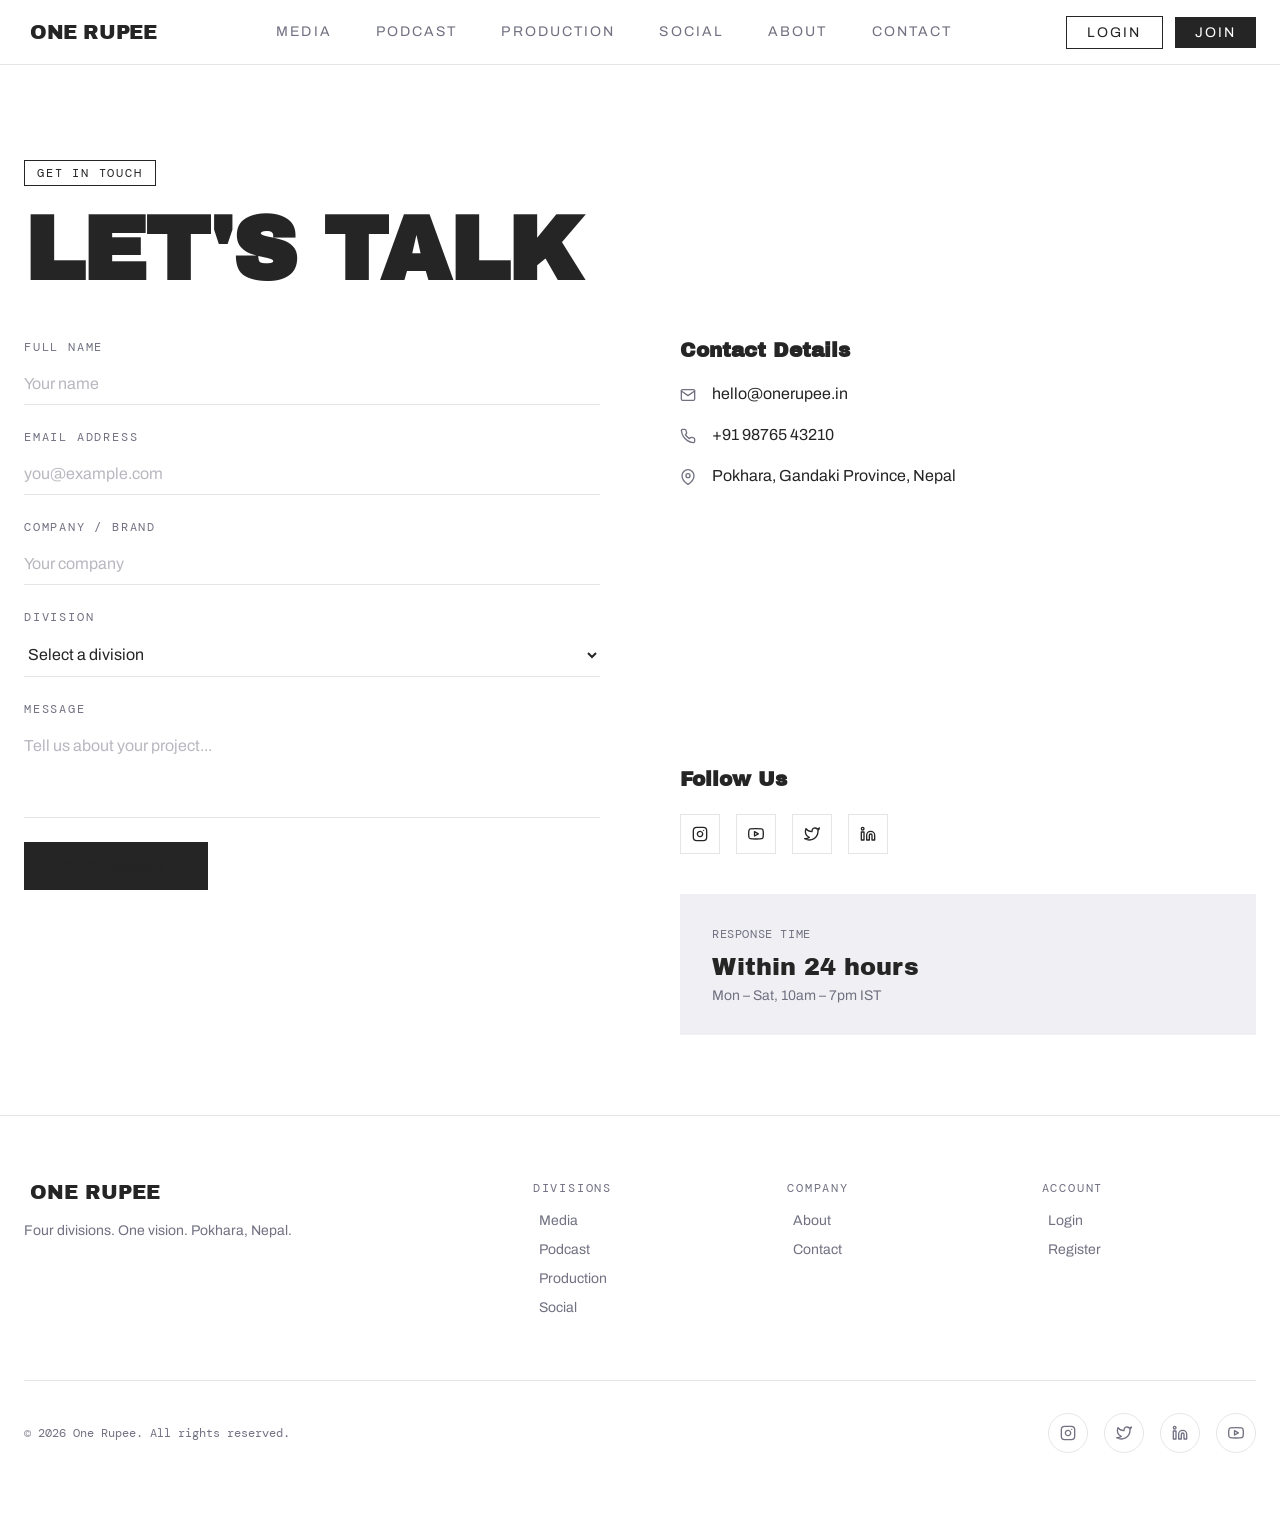
<file: contact.html>
<!DOCTYPE html>
<html lang="en">
  <head>
    <meta charset="UTF-8" />
    <meta name="viewport" content="width=device-width, initial-scale=1.0" />
    <title>One Rupee — Contact Us — Get In Touch</title>
    <meta name="description" content="Reach out to One Rupee Media for all enquiries." />
    <link rel="stylesheet" href="../css/global.css" />
    <link rel="stylesheet" href="../css/pages.css" />
  </head>
  <body>
    <div id="root"></div>

    <script>
      if (!window.location.hash) { window.location.hash = '#contact'; }
    </script>
    <script>
      fetch('../components/navbar.html')
        .then((res) => res.text())
        .then((html) => {
          document.body.insertAdjacentHTML('afterbegin', html);
        });

      fetch('../components/footer.html')
        .then((res) => res.text())
        .then((html) => {
          document.body.insertAdjacentHTML('beforeend', html);
        });
    </script>
    <script src="../js/global.js"></script>
    <script src="../js/home.js"></script>
    <script src="../js/media.js"></script>
    <script src="../js/podcast.js"></script>
    <script src="../js/production.js"></script>
    <script src="../js/social.js"></script>
    <script src="../js/about.js"></script>
    <script src="../js/contact.js"></script>
    <script src="../js/login.js"></script>
    <script src="../js/register.js"></script>
    <script src="../js/app.js"></script>
  </body>
</html>
</file>
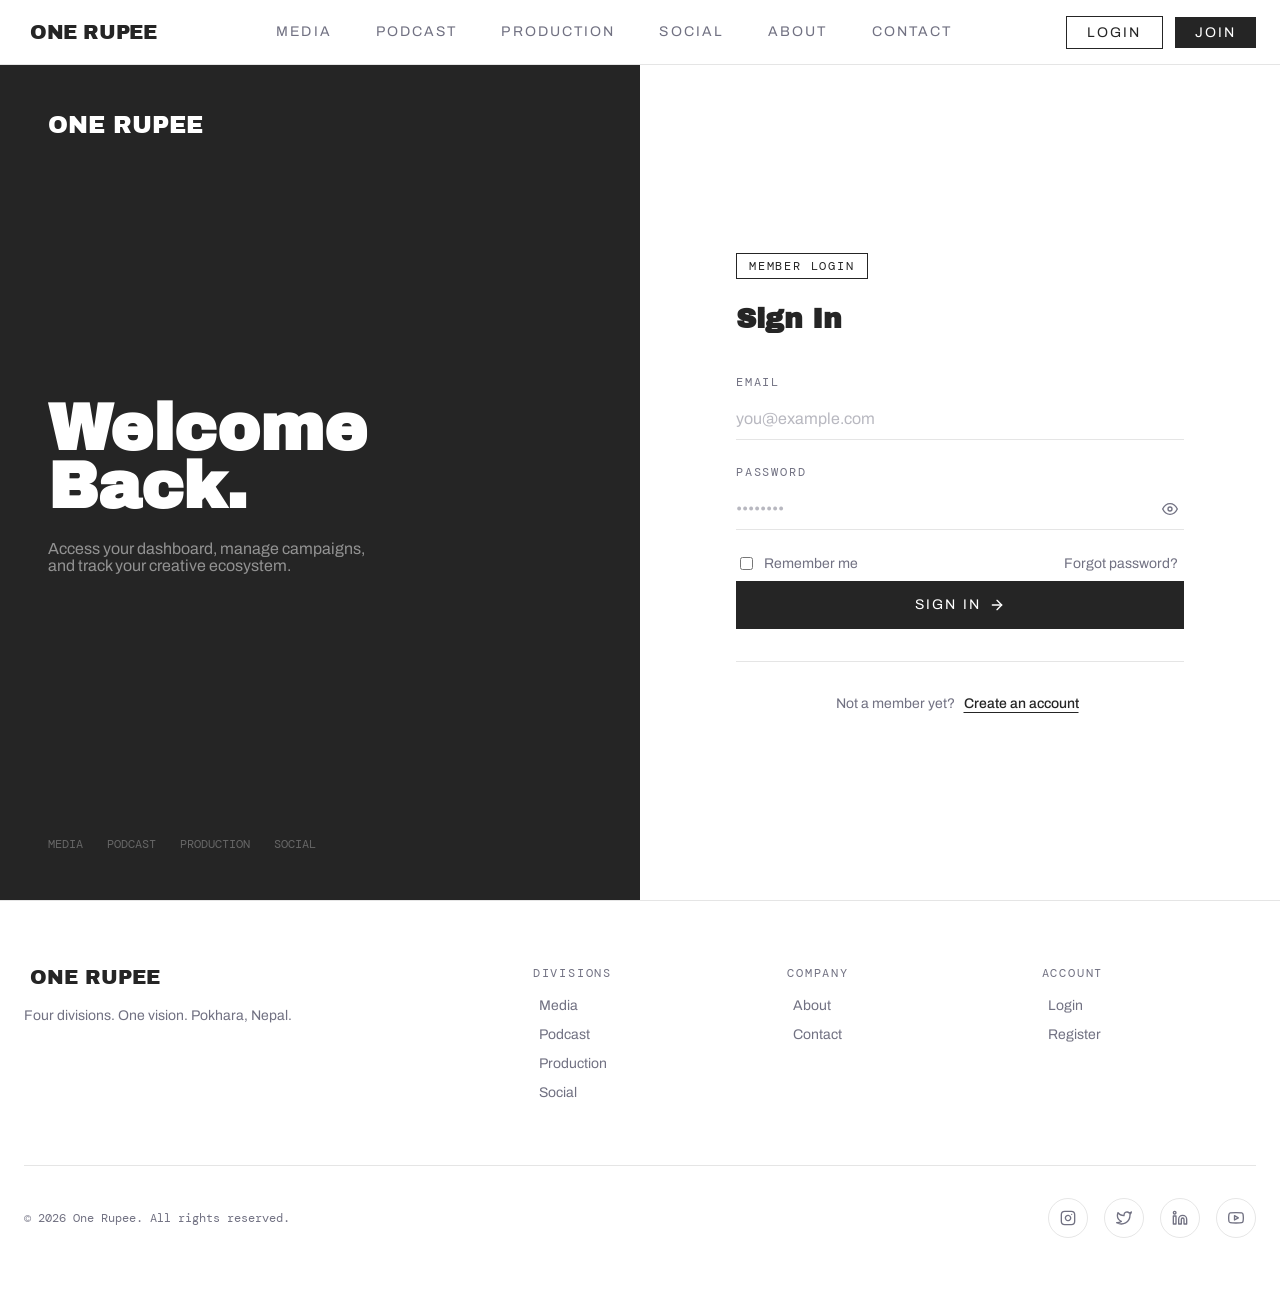
<file: login.html>
<!DOCTYPE html>
<html lang="en">
  <head>
    <meta charset="UTF-8" />
    <meta name="viewport" content="width=device-width, initial-scale=1.0" />
    <title>One Rupee — Login — Member Access</title>
    <meta name="description" content="Sign in to your One Rupee member dashboard." />
    <link rel="stylesheet" href="../css/global.css" />
    <link rel="stylesheet" href="../css/pages.css" />
  </head>
  <body>
    <div id="root"></div>

    <script>
      if (!window.location.hash) { window.location.hash = '#login'; }
    </script>
    <script>
      fetch('../components/navbar.html')
        .then((res) => res.text())
        .then((html) => {
          document.body.insertAdjacentHTML('afterbegin', html);
        });

      fetch('../components/footer.html')
        .then((res) => res.text())
        .then((html) => {
          document.body.insertAdjacentHTML('beforeend', html);
        });
    </script>
    <script src="../js/global.js"></script>
    <script src="../js/home.js"></script>
    <script src="../js/media.js"></script>
    <script src="../js/podcast.js"></script>
    <script src="../js/production.js"></script>
    <script src="../js/social.js"></script>
    <script src="../js/about.js"></script>
    <script src="../js/contact.js"></script>
    <script src="../js/login.js"></script>
    <script src="../js/register.js"></script>
    <script src="../js/app.js"></script>
  </body>
</html>
</file>
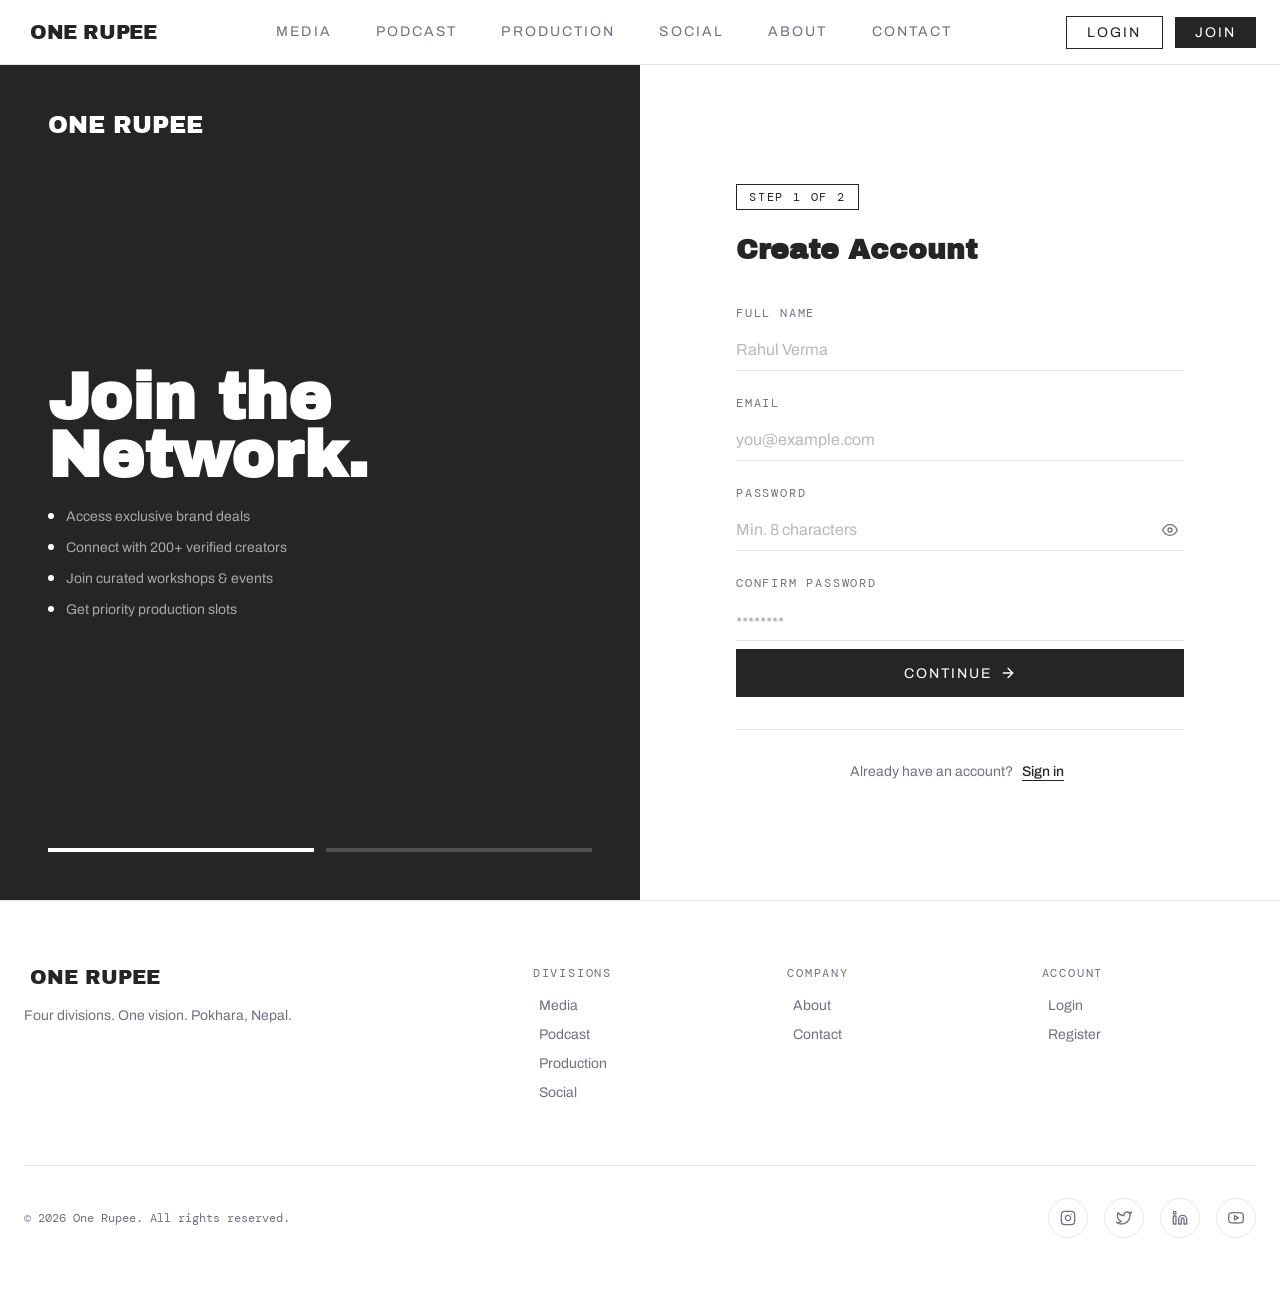
<file: register.html>
<!DOCTYPE html>
<html lang="en">
  <head>
    <meta charset="UTF-8" />
    <meta name="viewport" content="width=device-width, initial-scale=1.0" />
    <title>One Rupee — Join — Create Your Account</title>
    <meta name="description" content="Create your One Rupee account and access exclusive brand deals and the creator network." />
    <link rel="stylesheet" href="../css/global.css" />
    <link rel="stylesheet" href="../css/pages.css" />
  </head>
  <body>
    <div id="root"></div>

    <script>
      if (!window.location.hash) { window.location.hash = '#register'; }
    </script>
    <script>
      fetch('../components/navbar.html')
        .then((res) => res.text())
        .then((html) => {
          document.body.insertAdjacentHTML('afterbegin', html);
        });

      fetch('../components/footer.html')
        .then((res) => res.text())
        .then((html) => {
          document.body.insertAdjacentHTML('beforeend', html);
        });
    </script>
    <script src="../js/global.js"></script>
    <script src="../js/home.js"></script>
    <script src="../js/media.js"></script>
    <script src="../js/podcast.js"></script>
    <script src="../js/production.js"></script>
    <script src="../js/social.js"></script>
    <script src="../js/about.js"></script>
    <script src="../js/contact.js"></script>
    <script src="../js/login.js"></script>
    <script src="../js/register.js"></script>
    <script src="../js/app.js"></script>
  </body>
</html>
</file>
<file: css/global.css>
/* ========================================================================
   ONE RUPEE MEDIA — global.css
   Shared design tokens, reset, typography, layout, nav, footer, forms.
   ======================================================================== */

@import url('https://fonts.googleapis.com/css2?family=Archivo:wght@400;500;700&family=Archivo+Black&family=DM+Mono:wght@400;500&display=swap');

/* ---------- Design tokens ---------- */
:root {
  --background: #ffffff;
  --foreground: #252525;
  --card: #ffffff;
  --muted: #ececf0;
  --muted-foreground: #717182;
  --secondary: #f0f0f4;
  --accent: #e9ebef;
  --border: rgba(0, 0, 0, 0.1);
  --radius: 10px;
}

/* ---------- Reset ---------- */
* { box-sizing: border-box; }

html, body {
  margin: 0;
  height: 100%;
  scrollbar-width: none;
}
body::-webkit-scrollbar { display: none; }

body {
  background-color: var(--background);
  color: var(--foreground);
  font-family: 'Archivo', sans-serif;
  -webkit-font-smoothing: antialiased;
}

a, button, input, textarea, select { font-family: inherit; }

button {
  cursor: pointer;
  background: none;
  border: none;
  color: inherit;
}

h1, h2, h3 { margin: 0; }
p { margin: 0; }

/* ---------- Utility font classes ---------- */
.font-black { font-family: 'Archivo Black', sans-serif; }
.font-mono  { font-family: 'DM Mono', monospace; }

/* ---------- Colour utilities ---------- */
.text-muted    { color: var(--muted-foreground); }
.text-white-60 { color: rgba(255,255,255,0.6); }
.bg-dark       { background: var(--foreground); color: #fff; }
.bg-secondary  { background: var(--secondary); }

/* ---------- Layout helpers ---------- */
.container {
  max-width: 80rem;
  margin: 0 auto;
  padding: 0 24px;
}

.hidden { display: none !important; }

.grid { display: grid; }
.grid-cols-1 { grid-template-columns: 1fr; }

.gap-px-bordered {
  display: grid;
  gap: 1px;
  background: var(--border);
}
.gap-px-bordered > * { background: var(--background); }

/* ---------- Responsive grid helpers ---------- */
@media (min-width: 640px) {
  .sm-grid-2 { grid-template-columns: 1fr 1fr !important; }
}
@media (min-width: 768px) {
  .md-flex                { display: flex !important; }
  .md-hidden              { display: none !important; }
  .md-grid-2              { grid-template-columns: 1fr 1fr !important; }
  .md-grid-3              { grid-template-columns: 1fr 1fr 1fr !important; }
  .md-grid-4              { grid-template-columns: repeat(4, 1fr) !important; }
  .md-grid-3-portfolio    { grid-template-columns: 1fr 1fr 1fr !important; }
  .md-flex-row            { flex-direction: row !important; }
  .auth-grid-cols         { grid-template-columns: 1fr 1fr !important; }
}

/* ---------- Sections ---------- */
section { position: relative; }
.pt-nav { padding-top: 64px; }

.section {
  max-width: 80rem;
  margin: 0 auto;
  padding: 80px 24px;
}
.section-flex-between {
  display: flex;
  align-items: baseline;
  justify-content: space-between;
  margin-bottom: 48px;
  flex-wrap: wrap;
  gap: 12px;
}
.section-title { font-family: 'Archivo Black', sans-serif; font-size: 36px; }

/* ---------- Typography scale ---------- */
.lead {
  font-size: 18px;
  color: var(--muted-foreground);
  max-width: 28rem;
  line-height: 1.7;
}
.big-title {
  font-family: 'Archivo Black', sans-serif;
  font-size: clamp(3rem, 8vw, 7rem);
  line-height: 0.9;
  letter-spacing: -0.02em;
}
.big-title-sm {
  font-family: 'Archivo Black', sans-serif;
  font-size: clamp(3rem, 7vw, 6rem);
  line-height: 0.9;
  letter-spacing: -0.02em;
}

/* ---------- Generic components ---------- */
.tag {
  font-family: 'DM Mono', monospace;
  font-size: 12px;
  letter-spacing: 0.15em;
  text-transform: uppercase;
  border: 1px solid var(--foreground);
  padding: 4px 12px;
  display: inline-block;
}

.divider { border-top: 1px solid var(--border); }

.btn-row { display: flex; flex-direction: column; gap: 16px; }
@media (min-width: 640px) { .btn-row { flex-direction: row; } }

.cta-arrow { transition: gap 0.2s; }

/* ---------- Navigation ---------- */
.nav {
  position: fixed;
  top: 0; left: 0; right: 0;
  z-index: 50;
  background: var(--background);
  border-bottom: 1px solid var(--border);
}
.nav-inner {
  max-width: 80rem;
  margin: 0 auto;
  padding: 0 24px;
  height: 64px;
  display: flex;
  align-items: center;
  justify-content: space-between;
}
.nav-logo {
  font-family: 'Archivo Black', sans-serif;
  font-size: 20px;
  letter-spacing: -0.02em;
  transition: opacity 0.2s;
}
.nav-logo:hover { opacity: 0.7; }

.nav-links {
  display: none;
  align-items: center;
  gap: 32px;
}
.nav-link {
  font-family: 'Archivo', sans-serif;
  font-size: 14px;
  letter-spacing: 0.15em;
  text-transform: uppercase;
  color: var(--muted-foreground);
  transition: color 0.2s;
  padding-bottom: 2px;
}
.nav-link:hover  { color: var(--foreground); }
.nav-link.active { color: var(--foreground); border-bottom: 1px solid var(--foreground); }

.nav-actions { display: none; align-items: center; gap: 12px; }

.btn-outline {
  font-size: 14px; letter-spacing: 0.15em; text-transform: uppercase;
  border: 1px solid var(--foreground);
  padding: 8px 20px;
  transition: all 0.2s;
}
.btn-outline:hover { background: var(--foreground); color: #fff; }

.btn-solid {
  font-size: 14px; letter-spacing: 0.15em; text-transform: uppercase;
  background: var(--foreground); color: #fff;
  padding: 8px 20px;
  transition: opacity 0.2s;
}
.btn-solid:hover { opacity: 0.8; }

.nav-burger { display: block; }

.nav-mobile {
  display: none;
  background: var(--background);
  border-bottom: 1px solid var(--border);
  padding: 0 24px 24px;
  flex-direction: column;
  gap: 16px;
}
.nav-mobile.open { display: flex; }
.nav-mobile a, .nav-mobile button.nav-link { text-align: left; color: var(--muted-foreground); }
.nav-mobile-actions { display: flex; gap: 12px; padding-top: 8px; }
.nav-mobile-actions button { flex: 1; padding: 10px; }

@media (min-width: 768px) {
  .nav-links, .nav-actions { display: flex; }
  .nav-burger  { display: none; }
  .nav-mobile  { display: none !important; }
}

/* ---------- Marquee ticker ---------- */
.ticker-wrap {
  margin-top: 80px;
  border-top: 1px solid var(--border);
  border-bottom: 1px solid var(--border);
  padding: 16px 0;
  overflow: hidden;
}
.ticker {
  display: flex;
  gap: 48px;
  white-space: nowrap;
  animation: marquee 20s linear infinite;
  width: max-content;
}
@keyframes marquee {
  from { transform: translateX(0); }
  to   { transform: translateX(-50%); }
}
.ticker span {
  font-family: 'Archivo Black', sans-serif;
  font-size: 14px;
  letter-spacing: 0.1em;
}

/* ---------- CTA strip ---------- */
.cta-strip { background: var(--foreground); color: #fff; padding: 80px 24px; }
.cta-strip-inner {
  max-width: 80rem;
  margin: 0 auto;
  display: flex;
  flex-direction: column;
  align-items: flex-start;
  justify-content: space-between;
  gap: 32px;
}
@media (min-width: 768px) { .cta-strip-inner { flex-direction: row; align-items: center; } }

/* ---------- Forms ---------- */
.field { display: flex; flex-direction: column; gap: 8px; }
.field label {
  font-family: 'DM Mono', monospace;
  font-size: 12px;
  letter-spacing: 0.15em;
  text-transform: uppercase;
  color: var(--muted-foreground);
}
.field input, .field select, .field textarea {
  border: none;
  border-bottom: 1px solid var(--border);
  background: transparent;
  padding: 12px 0;
  font-family: 'Archivo', sans-serif;
  font-size: 16px;
  color: var(--foreground);
  transition: border-color 0.2s;
  width: 100%;
}
.field input:focus, .field select:focus, .field textarea:focus {
  outline: none;
  border-color: var(--foreground);
}
.field input::placeholder, .field textarea::placeholder { color: rgba(113,113,130,0.5); }
.field textarea { resize: none; }

.password-wrap { position: relative; }
.password-wrap input { padding-right: 40px; }
.password-toggle {
  position: absolute;
  right: 0; top: 12px;
  color: var(--muted-foreground);
}
.password-toggle:hover { color: var(--foreground); }

.checkbox-row { display: flex; align-items: flex-start; gap: 12px; cursor: pointer; }
.checkbox-row input { accent-color: var(--foreground); margin-top: 4px; }
.checkbox-row span  { font-size: 14px; color: var(--muted-foreground); line-height: 1.6; }

.type-grid { display: grid; grid-template-columns: 1fr 1fr; gap: 12px; margin-top: 4px; }
.type-btn {
  border: 1px solid var(--border);
  padding: 12px 0;
  font-size: 14px;
  letter-spacing: 0.15em;
  text-transform: uppercase;
  transition: all 0.2s;
}
.type-btn:hover            { border-color: var(--foreground); }
.type-btn.selected         { border-color: var(--foreground); background: var(--foreground); color: #fff; }

/* ---------- Submit buttons ---------- */
.btn-submit {
  font-family: 'Archivo', sans-serif;
  font-size: 14px;
  letter-spacing: 0.15em;
  text-transform: uppercase;
  background: var(--foreground);
  color: #fff;
  padding: 16px 0;
  transition: opacity 0.2s;
  display: flex;
  align-items: center;
  justify-content: center;
  gap: 8px;
  margin-top: 8px;
  border: none;
  width: 100%;
}
.btn-submit:hover { opacity: 0.8; }

.btn-submit-inline {
  display: inline-flex;
  width: auto;
  padding: 16px 40px;
  align-self: flex-start;
}

/* ---------- Footer ---------- */
footer {
  border-top: 1px solid var(--border);
  padding: 64px 24px;
  max-width: 80rem;
  margin: 0 auto;
}
.footer-grid {
  display: grid;
  grid-template-columns: 1fr 1fr;
  gap: 40px;
  margin-bottom: 64px;
}
.footer-col-title {
  font-family: 'DM Mono', monospace;
  font-size: 12px;
  color: var(--muted-foreground);
  letter-spacing: 0.15em;
  text-transform: uppercase;
  margin-bottom: 16px;
}
.footer-links { display: flex; flex-direction: column; gap: 12px; }
.footer-links button {
  font-size: 14px;
  color: var(--muted-foreground);
  text-align: left;
  transition: color 0.2s;
}
.footer-links button:hover { color: var(--foreground); }
.footer-bottom {
  padding-top: 32px;
  display: flex;
  flex-direction: column;
  align-items: center;
  justify-content: space-between;
  gap: 16px;
}
.footer-social { display: flex; gap: 16px; }
.footer-social button,
.footer-social a {
  display: inline-flex;
  align-items: center;
  justify-content: center;
  width: 40px;
  height: 40px;
  padding: 0;
  border: 1px solid var(--border);
  border-radius: 999px;
  background: transparent;
  color: var(--muted-foreground);
  text-decoration: none;
}
.footer-social button svg,
.footer-social a svg {
  width: 16px;
  height: 16px;
}
.footer-social button:hover,
.footer-social a:hover {
  color: var(--foreground);
  border-color: var(--foreground);
}

@media (min-width: 480px) {
  .footer-grid { grid-template-columns: repeat(5, 1fr); }
  .footer-col-span { grid-column: span 1; }
}
@media (min-width: 600px) {
  .footer-bottom { flex-direction: row; }
}
</file>
<file: css/pages.css>
/* ========================================================================
   ONE RUPEE MEDIA — pages.css
   Page-specific styles: Home, Media, Podcast, Production, Social,
   About, Contact, Auth (Login / Register)
   ======================================================================== */

/* ===== HOME ===== */
.hero-home {
  min-height: 100vh;
  display: flex;
  flex-direction: column;
  justify-content: flex-end;
  padding: 128px 24px 80px;
  max-width: 80rem;
  margin: 0 auto;
}
.hero-home-grid { display: grid; gap: 48px; align-items: end; }

.hero-title {
  font-family: 'Archivo Black', sans-serif;
  font-size: clamp(4rem, 12vw, 9rem);
  line-height: 0.9;
  margin: 24px 0 32px;
  letter-spacing: -0.02em;
}

.hero-stats {
  display: grid;
  grid-template-columns: 1fr 1fr;
  gap: 1px;
  background: var(--border);
}
.hero-stats > div   { background: var(--background); padding: 24px; }
.hero-stat-value    { font-family: 'Archivo Black', sans-serif; font-size: 28px; }
.hero-stat-label    { font-family: 'DM Mono', monospace; font-size: 12px; color: var(--muted-foreground); margin-top: 4px; letter-spacing: 0.05em; }

/* Hero image banner */
.hero-image-strip {
  width: 100%;
  height: 320px;
  object-fit: cover;
  display: block;
  margin-top: 0;
}

/* Division rows */
.division-row {
  width: 100%;
  border-bottom: 1px solid var(--border);
  padding: 32px 16px;
  display: grid;
  grid-template-columns: 3rem 1fr auto;
  gap: 24px;
  align-items: center;
  text-align: left;
  transition: background-color 0.2s;
}
.division-row:hover { background: var(--secondary); }
.division-services  { display: none; flex-wrap: wrap; gap: 8px; }
.division-services span {
  font-family: 'DM Mono', monospace;
  font-size: 12px;
  border: 1px solid var(--border);
  padding: 4px 8px;
  color: var(--muted-foreground);
}
.chevron { color: var(--muted-foreground); transition: transform 0.2s, color 0.2s; }
.division-row:hover .chevron { color: var(--foreground); transform: translateX(4px); }

/* Clients strip */
.clients-strip { background: var(--secondary); padding: 48px 24px; overflow: hidden; }
.clients-strip-inner { max-width: 80rem; margin: 0 auto; }
.clients-strip-label { font-family: 'DM Mono', monospace; font-size: 12px; color: var(--muted-foreground); letter-spacing: 0.15em; text-transform: uppercase; margin-bottom: 32px; }
.clients-logos { display: flex; gap: 48px; align-items: center; flex-wrap: wrap; }
.clients-logos span { font-family: 'Archivo Black', sans-serif; font-size: 16px; color: var(--muted-foreground); letter-spacing: -0.02em; }

@media (min-width: 768px) {
  .hero-home-grid { grid-template-columns: 1fr 1fr; }
  .division-row   { grid-template-columns: 3rem 1fr 1fr auto; }
  .division-services { display: flex; }
}

/* ===== MEDIA PAGE ===== */
.media-hero-image {
  width: 100%;
  height: 400px;
  object-fit: cover;
  display: block;
}
.media-service-grid {
  display: grid;
  gap: 0;
}
.media-service-item {
  border-bottom: 1px solid var(--border);
  padding: 32px 0;
  display: grid;
  grid-template-columns: 48px 1fr;
  gap: 24px;
  align-items: start;
}
.media-service-icon { font-size: 18px; margin-top: 4px; }

.case-study-grid {
  display: grid;
  gap: 1px;
  background: var(--border);
  margin-top: 48px;
}
.case-study-card {
  background: var(--background);
  padding: 32px;
  display: flex;
  flex-direction: column;
  justify-content: space-between;
  gap: 32px;
  min-height: 200px;
}
.case-study-image {
  width: 100%;
  height: 160px;
  object-fit: cover;
  margin-bottom: 16px;
}

@media (min-width: 768px) {
  .case-study-grid { grid-template-columns: 1fr 1fr 1fr; }
}

/* ===== PODCAST PAGE ===== */
.player {
  background: var(--foreground);
  color: #fff;
  padding: 32px;
  display: flex;
  flex-direction: column;
  gap: 16px;
}
.player-live           { display: flex; align-items: center; gap: 12px; margin-bottom: 16px; }
.player-dot            { width: 12px; height: 12px; border-radius: 50%; background: #fff; animation: pulse 1.5s ease-in-out infinite; }
@keyframes pulse       { 0%, 100% { opacity: 1; } 50% { opacity: 0.4; } }
.player-bar            { width: 100%; background: rgba(255,255,255,0.2); height: 1px; margin-top: 16px; position: relative; }
.player-bar-fill       { position: absolute; top: 0; left: 0; height: 1px; background: #fff; width: 66%; }
.player-bar-dot        { position: absolute; top: 50%; left: 66%; width: 12px; height: 12px; background: #fff; border-radius: 50%; transform: translate(-50%, -50%); }
.player-times          { display: flex; justify-content: space-between; font-family: 'DM Mono', monospace; font-size: 12px; color: rgba(255,255,255,0.4); }
.player-controls       { display: flex; justify-content: center; align-items: center; gap: 24px; margin-top: 8px; }
.player-controls button { color: rgba(255,255,255,0.6); font-family: 'DM Mono', monospace; font-size: 12px; }
.player-play           { background: #fff; color: var(--foreground); width: 40px; height: 40px; border-radius: 50%; display: flex; align-items: center; justify-content: center; }

.episode-row {
  border-bottom: 1px solid var(--border);
  padding: 24px 16px;
  margin: 0 -16px;
  display: flex;
  align-items: center;
  justify-content: space-between;
  gap: 24px;
  flex-wrap: wrap;
  transition: background-color 0.2s;
  cursor: pointer;
}
.episode-row:hover   { background: var(--secondary); }
.episode-left        { display: flex; align-items: center; gap: 24px; }
.episode-ep          { font-family: 'DM Mono', monospace; font-size: 12px; color: var(--muted-foreground); width: 48px; }
.episode-title       { font-family: 'Archivo Black', sans-serif; font-size: 18px; }
.episode-guest       { font-size: 14px; color: var(--muted-foreground); }
.episode-right       { display: flex; align-items: center; gap: 16px; }
.episode-duration    { font-family: 'DM Mono', monospace; font-size: 12px; color: var(--muted-foreground); }

/* Podcast hero image */
.podcast-hero-img {
  width: 100%;
  height: 280px;
  object-fit: cover;
  border-radius: 0;
}

@media (min-width: 768px) { .episode-row { flex-wrap: nowrap; } }

/* ===== PRODUCTION PAGE ===== */
.prod-service-row {
  border-bottom: 1px solid var(--border);
  padding: 32px 0;
  display: flex;
  align-items: center;
  justify-content: space-between;
  gap: 24px;
  cursor: pointer;
  transition: padding 0.2s;
}
.prod-service-row:hover          { padding-left: 16px; padding-right: 16px; }
.prod-service-left               { display: flex; align-items: center; gap: 32px; }
.prod-service-num                { font-family: 'DM Mono', monospace; font-size: 12px; color: var(--muted-foreground); width: 24px; }
.prod-service-title              { font-family: 'Archivo Black', sans-serif; font-size: 24px; }
.prod-service-sub                { font-family: 'DM Mono', monospace; font-size: 12px; color: var(--muted-foreground); margin-top: 4px; letter-spacing: 0.05em; }
.prod-service-icon               { color: var(--muted-foreground); opacity: 0; transition: opacity 0.2s; }
.prod-service-row:hover .prod-service-icon { opacity: 1; }

.portfolio-grid {
  display: grid;
  gap: 1px;
  background: var(--border);
}
.portfolio-item {
  position: relative;
  aspect-ratio: 1 / 1;
  display: flex;
  flex-direction: column;
  justify-content: space-between;
  padding: 24px;
  cursor: pointer;
  transition: all 0.2s;
  overflow: hidden;
}
.portfolio-item img {
  position: absolute;
  inset: 0;
  width: 100%;
  height: 100%;
  object-fit: cover;
  transition: transform 0.4s, opacity 0.3s;
  z-index: 0;
}
.portfolio-item-overlay {
  position: absolute;
  inset: 0;
  background: rgba(37,37,37,0.45);
  transition: background 0.3s;
  z-index: 1;
}
.portfolio-item:hover .portfolio-item-overlay { background: rgba(37,37,37,0.75); }
.portfolio-item:hover img { transform: scale(1.04); }
.portfolio-item-content { position: relative; z-index: 2; display: flex; flex-direction: column; justify-content: space-between; height: 100%; }
.portfolio-type          { font-family: 'DM Mono', monospace; font-size: 12px; color: rgba(255,255,255,0.6); letter-spacing: 0.05em; }
.portfolio-client        { font-family: 'Archivo Black', sans-serif; font-size: 20px; color: #fff; margin-bottom: 4px; }
.portfolio-year          { font-family: 'DM Mono', monospace; font-size: 12px; color: rgba(255,255,255,0.5); }

/* ===== SOCIAL PAGE ===== */
.feature-card  { background: var(--background); padding: 40px; }
.feature-icon  { margin-bottom: 24px; color: var(--muted-foreground); }
.feature-title { font-family: 'Archivo Black', sans-serif; font-size: 24px; margin-bottom: 12px; }

.event-row {
  border-bottom: 1px solid var(--border);
  padding: 32px 0;
  display: grid;
  grid-template-columns: 1fr;
  gap: 12px;
  align-items: center;
}
.event-title { font-family: 'Archivo Black', sans-serif; font-size: 20px; }
.event-meta  { font-family: 'DM Mono', monospace; font-size: 12px; color: var(--muted-foreground); letter-spacing: 0.05em; }
.event-seats { font-family: 'DM Mono', monospace; font-size: 12px; border: 1px solid var(--border); padding: 4px 12px; color: var(--muted-foreground); width: fit-content; }

.community-stats { background: var(--foreground); padding: 80px 24px; }
.community-stats-grid {
  max-width: 80rem;
  margin: 0 auto;
  display: grid;
  grid-template-columns: 1fr 1fr;
  gap: 1px;
  background: rgba(255,255,255,0.1);
}
.community-stat       { background: var(--foreground); padding: 32px; text-align: center; }
.community-stat-num   { font-family: 'Archivo Black', sans-serif; font-size: 36px; color: #fff; margin-bottom: 8px; }
.community-stat-label { font-family: 'DM Mono', monospace; font-size: 12px; color: rgba(255,255,255,0.5); letter-spacing: 0.05em; }

.social-hero-img { width: 100%; height: 320px; object-fit: cover; display: block; }

@media (min-width: 768px) {
  .event-row { grid-template-columns: 1fr auto auto auto; gap: 32px; }
  .community-stats-grid { grid-template-columns: repeat(4, 1fr); }
}

/* ===== ABOUT PAGE ===== */
.philosophy-row   { border-bottom: 1px solid var(--border); padding: 24px 0; }
.philosophy-title { font-family: 'Archivo Black', sans-serif; font-size: 18px; margin-bottom: 8px; }
.philosophy-desc  { font-size: 14px; color: var(--muted-foreground); line-height: 1.6; }

.team-card   { background: var(--secondary); padding: 32px; position: relative; overflow: hidden; }
.team-photo  { width: 100%; height: 200px; object-fit: cover; margin-bottom: 24px; filter: grayscale(30%); transition: filter 0.3s; }
.team-card:hover .team-photo { filter: grayscale(0%); }
.team-avatar { width: 48px; height: 48px; background: var(--foreground); color: #fff; display: flex; align-items: center; justify-content: center; font-family: 'Archivo Black', sans-serif; font-size: 20px; margin-bottom: 24px; }
.team-name   { font-family: 'Archivo Black', sans-serif; font-size: 18px; }
.team-role   { font-size: 14px; color: var(--muted-foreground); margin-top: 4px; }
.team-since  { font-family: 'DM Mono', monospace; font-size: 12px; color: var(--muted-foreground); margin-top: 12px; letter-spacing: 0.05em; }

.about-hero-img { width: 100%; height: 420px; object-fit: cover; display: block; }

@media (min-width: 768px) {
  .community-stats-grid { grid-template-columns: repeat(4,1fr); }
}

/* ===== CONTACT PAGE ===== */
.contact-grid       { display: grid; gap: 80px; }
.contact-info-block { display: flex; flex-direction: column; gap: 40px; }
.contact-detail-row { display: flex; align-items: flex-start; gap: 16px; }
.contact-social     { display: flex; gap: 16px; }
.contact-social a, .contact-social button {
  width: 40px; height: 40px;
  border: 1px solid var(--border);
  display: flex; align-items: center; justify-content: center;
  transition: all 0.2s;
}
.contact-social button:hover { background: var(--foreground); color: #fff; border-color: var(--foreground); }
.response-box       { background: var(--secondary); padding: 32px; }
.response-box-label { font-family: 'DM Mono', monospace; font-size: 12px; color: var(--muted-foreground); letter-spacing: 0.05em; margin-bottom: 12px; }
.response-box-value { font-family: 'Archivo Black', sans-serif; font-size: 24px; }

.sent-box   { border: 1px solid var(--border); padding: 48px; text-align: center; }
.sent-title { font-family: 'Archivo Black', sans-serif; font-size: 28px; margin-bottom: 16px; }

.map-embed { width: 100%; height: 200px; border: none; filter: grayscale(1) contrast(0.9); }

@media (min-width: 768px) { .contact-grid { grid-template-columns: 1fr 1fr; } }

/* ===== AUTH PAGES (Login / Register) ===== */
.auth-grid {
  min-height: 100vh;
  display: grid;
  grid-template-columns: 1fr;
}
@media (min-width: 768px) { .auth-grid { grid-template-columns: 1fr 1fr; } }

.auth-left {
  background: var(--foreground);
  color: #fff;
  display: flex;
  flex-direction: column;
  justify-content: space-between;
  padding: 48px;
  min-height: 40vh;
}
@media (min-width: 768px) { .auth-left { min-height: 0; } }

.auth-logo    { font-family: 'Archivo Black', sans-serif; font-size: 24px; }
.auth-heading { font-family: 'Archivo Black', sans-serif; font-size: clamp(2.5rem, 5vw, 4.5rem); line-height: 0.9; margin-bottom: 24px; }
.auth-sub     { color: rgba(255,255,255,0.5); max-width: 20rem; }
.auth-tags    { display: flex; gap: 24px; color: rgba(255,255,255,0.3); flex-wrap: wrap; }
.auth-tags span { font-family: 'DM Mono', monospace; font-size: 12px; }

.auth-right     { display: flex; align-items: center; justify-content: center; padding: 48px; }
.auth-form-wrap { width: 100%; max-width: 28rem; }
.auth-title     { font-family: 'Archivo Black', sans-serif; font-size: 28px; margin: 24px 0 40px; }
.auth-footer    { margin-top: 32px; padding-top: 32px; border-top: 1px solid var(--border); text-align: center; }
.auth-footer button { font-weight: 500; text-decoration: underline; text-underline-offset: 4px; }

.remember-row       { display: flex; align-items: center; justify-content: space-between; }
.remember-row label { display: flex; align-items: center; gap: 8px; cursor: pointer; font-size: 14px; color: var(--muted-foreground); }
.remember-row input { accent-color: var(--foreground); }
.forgot-link        { font-size: 14px; color: var(--muted-foreground); }
.forgot-link:hover  { text-decoration: underline; text-underline-offset: 4px; color: var(--foreground); }

.benefit-list { display: flex; flex-direction: column; gap: 16px; }
.benefit-item { display: flex; align-items: center; gap: 12px; }
.benefit-dot  { width: 6px; height: 6px; background: #fff; border-radius: 50%; flex-shrink: 0; }
.benefit-item span { font-size: 14px; color: rgba(255,255,255,0.6); }

.step-bar { display: flex; gap: 12px; }
.step-bar div { height: 4px; flex: 1; background: rgba(255,255,255,0.2); transition: background-color 0.2s; }
.step-bar div.active { background: #fff; }

.register-back { border: 1px solid var(--border); padding: 16px 24px; transition: border-color 0.2s; font-size: 14px; letter-spacing: 0.15em; text-transform: uppercase; }
.register-back:hover { border-color: var(--foreground); }
.register-submit-row { display: flex; gap: 12px; margin-top: 8px; }
.register-submit-row .flex-1 { flex: 1; }
</file>
